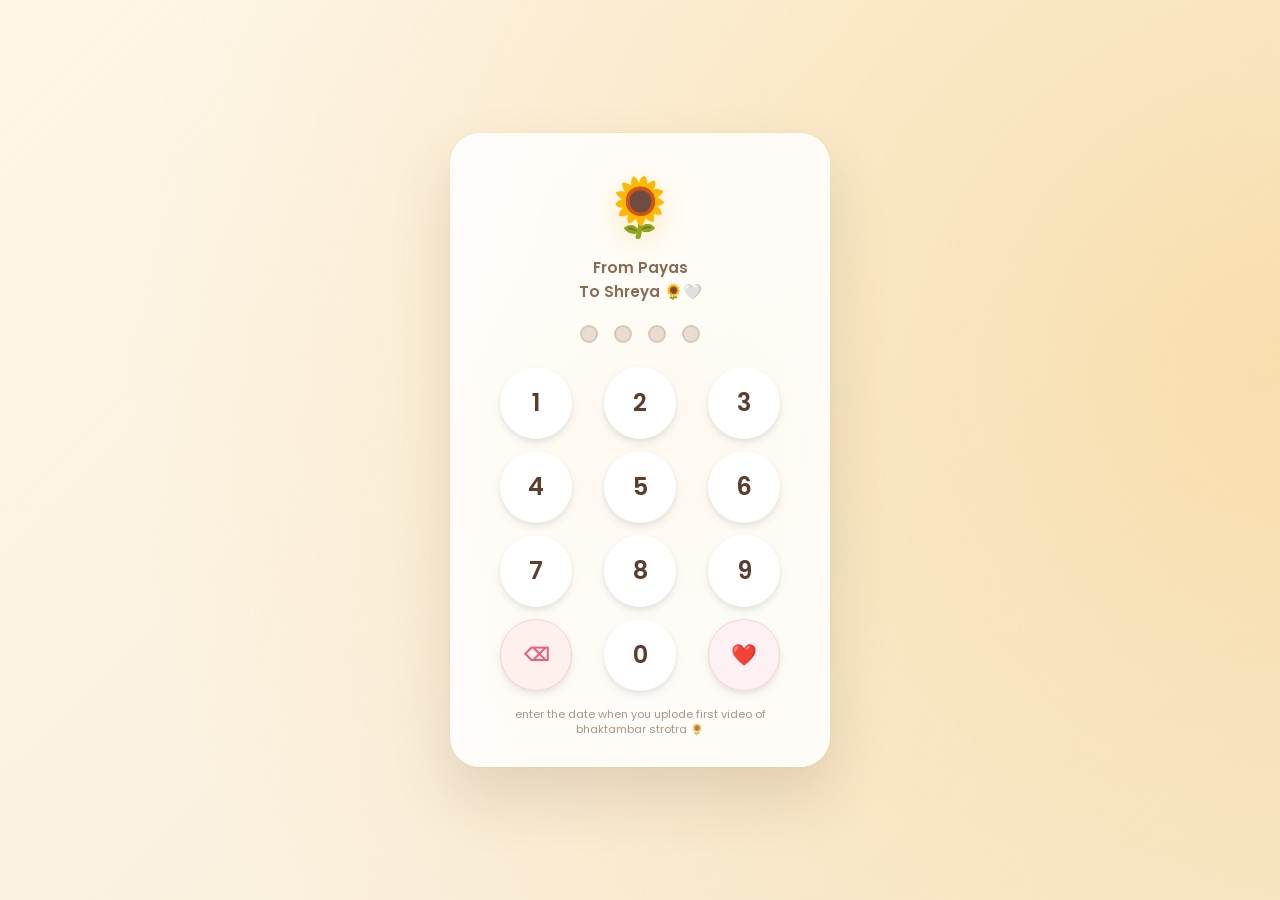
<file: shreyajii final trial.html>
<!DOCTYPE html>
<html lang="en">
<head>
    <meta charset="UTF-8" />
    <meta name="viewport" content="width=device-width, initial-scale=1.0, maximum-scale=1.0, user-scalable=no" />
    <title>A Bouquet for You 🌻</title>
    <link rel="preconnect" href="https://fonts.googleapis.com" />
    <link href="https://fonts.googleapis.com/css2?family=Playfair+Display:ital,wght@0,600;0,700;1,600&family=Dancing+Script:wght@600;700&family=Poppins:wght@300;400;500;600&display=swap" rel="stylesheet" />
    <style>
        /* ===== ROOT ===== */
        :root {
            --cream: #fdf6e9;
            --cream-2: #f8ecd8;
            --gold: #f4b942;
            --deep-gold: #d9962b;
            --brown: #5c3d2e;
            --brown-soft: #8a6a52;
            --rose: #e8607a;
            --rose-soft: #f2a4b3;
            --leaf: #7a9b57;
            --paper: #fffaf1;
            --key-bg: #ffffff;
            --key-shadow: 0 4px 8px rgba(0,0,0,0.08);
            --key-press: #f0e8dc;
        }

        * {
            box-sizing: border-box;
            margin: 0;
            padding: 0;
        }

        body {
            background: var(--cream);
            font-family: 'Poppins', sans-serif;
            color: var(--brown);
            overflow-x: hidden;
            min-height: 100vh;
            position: relative;
            cursor: default;
            touch-action: manipulation;
        }

        h1, h2, h3 {
            font-family: 'Playfair Display', serif;
        }
        .script {
            font-family: 'Dancing Script', cursive;
        }

        /* ===== BACKGROUND SUNFLOWERS ===== */
        #bgSunflowers {
            position: fixed;
            inset: 0;
            z-index: 0;
            pointer-events: none;
            overflow: hidden;
        }
        #bgSunflowers svg {
            position: absolute;
            aspect-ratio: 1/1;
            height: auto;
            filter: drop-shadow(0 6px 10px rgba(92, 61, 46, 0.06));
            animation: slowRotate 40s linear infinite;
            transform-origin: center;
        }
        .bg-flower-1 {
            top: -60px;
            left: -70px;
            width: 260px;
            opacity: 0.55;
            animation-duration: 35s;
        }
        .bg-flower-2 {
            top: 6%;
            right: -90px;
            width: 220px;
            opacity: 0.45;
            animation-duration: 45s;
            animation-direction: reverse;
        }
        .bg-flower-3 {
            bottom: -80px;
            left: -60px;
            width: 280px;
            opacity: 0.5;
            animation-duration: 50s;
        }
        .bg-flower-4 {
            bottom: 4%;
            right: -50px;
            width: 190px;
            opacity: 0.4;
            animation-duration: 30s;
            animation-direction: reverse;
        }
        .bg-flower-5 {
            top: 38%;
            left: 50%;
            width: 150px;
            transform: translateX(-50%);
            opacity: 0.18;
            animation-duration: 60s;
        }
        @keyframes slowRotate {
            0% { transform: rotate(0deg); }
            100% { transform: rotate(360deg); }
        }
        @media (max-width: 480px) {
            .bg-flower-1 { width: 190px; }
            .bg-flower-2 { width: 160px; }
            .bg-flower-3 { width: 200px; }
            .bg-flower-4 { width: 140px; }
            .bg-flower-5 { display: none; }
        }

        /* ===== FLOATING DECOR ===== */
        #decorLayer {
            position: fixed;
            inset: 0;
            pointer-events: none;
            z-index: 60;
            overflow: hidden;
        }
        .floaty {
            position: absolute;
            top: -10vh;
            will-change: transform, opacity;
            filter: drop-shadow(0 2px 6px rgba(0, 0, 0, 0.08));
            animation: fallRotate linear forwards;
        }
        .floaty.heart-rise {
            bottom: -8vh;
            top: auto;
            animation: floatUp linear forwards;
        }
        @keyframes fallRotate {
            0% {
                transform: translateY(0) rotate(0deg) scale(0.6);
                opacity: 0;
            }
            10% { opacity: 1; transform: translateY(5vh) rotate(20deg) scale(1); }
            100% {
                transform: translateY(112vh) rotate(720deg) scale(0.4);
                opacity: 0;
            }
        }
        @keyframes floatUp {
            0% {
                transform: translateY(0) scale(0.4) rotate(-15deg);
                opacity: 0;
            }
            15% { opacity: 1; transform: translateY(-10vh) scale(1) rotate(5deg); }
            100% {
                transform: translateY(-115vh) scale(1.3) rotate(25deg);
                opacity: 0;
            }
        }

        /* ===== LOCK SCREEN ===== */
        #lockScreen {
            width: 100%;
            height: 100vh;
            display: flex;
            flex-direction: column;
            justify-content: center;
            align-items: center;
            background:
                radial-gradient(circle at 50% 20%, rgba(244, 185, 66, 0.3), transparent 60%),
                linear-gradient(135deg, #fef6e7 0%, #f8ecd8 50%, #f3dbb5 100%);
            background-size: 200% 200%;
            animation: gradientShift 12s ease-in-out infinite;
            position: fixed;
            top: 0;
            left: 0;
            z-index: 100;
            transition: transform 1s cubic-bezier(.77, 0, .175, 1);
            padding: 20px;
        }
        @keyframes gradientShift {
            0% { background-position: 0% 0%; }
            50% { background-position: 100% 100%; }
            100% { background-position: 0% 0%; }
        }

        .sun-glow {
            position: absolute;
            width: 380px;
            height: 380px;
            border-radius: 50%;
            background: radial-gradient(circle, rgba(244, 185, 66, 0.4) 0%, rgba(244, 185, 66, 0) 70%);
            animation: pulseGlow 3.5s ease-in-out infinite, floatGlow 6s ease-in-out infinite;
            z-index: 0;
        }
        @keyframes pulseGlow {
            0%,100% { transform: scale(1); opacity: 0.7; }
            50% { transform: scale(1.2); opacity: 1; }
        }
        @keyframes floatGlow {
            0%,100% { transform: translateY(0px) scale(1); }
            50% { transform: translateY(-20px) scale(1.05); }
        }

        .sunflower-spin {
            font-size: 3.6rem;
            display: inline-block;
            margin-bottom: 6px;
            animation: sway 2.6s ease-in-out infinite;
            transform-origin: bottom center;
            filter: drop-shadow(0 8px 16px rgba(244,185,66,0.3));
        }
        @keyframes sway {
            0%,100% { transform: rotate(-8deg) scale(1); }
            50% { transform: rotate(8deg) scale(1.08); }
        }
        .sunflower-spin.bloom {
            animation: bloomOut 0.9s ease forwards;
        }
        @keyframes bloomOut {
            0% { transform: scale(1) rotate(0deg); }
            50% { transform: scale(1.8) rotate(180deg); }
            100% { transform: scale(2.8) rotate(360deg); opacity: 0; }
        }

        .lock-container {
            text-align: center;
            background: rgba(255, 255, 255, 0.85);
            padding: 30px 24px 28px;
            border-radius: 30px;
            backdrop-filter: blur(16px);
            -webkit-backdrop-filter: blur(16px);
            border: 1px solid rgba(255, 255, 255, 0.7);
            box-shadow: 0 30px 60px rgba(92, 61, 46, 0.15), 0 0 0 1px rgba(244,185,66,0.1);
            position: relative;
            z-index: 1;
            animation: cardIn 0.8s ease, floatCard 6s ease-in-out infinite;
            transform-origin: center;
            width: 100%;
            max-width: 380px;
        }
        @keyframes cardIn {
            from { opacity: 0; transform: translateY(30px) scale(0.95); }
            to { opacity: 1; transform: translateY(0) scale(1); }
        }
        @keyframes floatCard {
            0%,100% { transform: translateY(0px); }
            50% { transform: translateY(-6px); }
        }

        .from-to {
            font-size: 0.95rem;
            font-weight: 600;
            color: var(--brown-soft);
            margin-bottom: 10px;
            line-height: 1.6;
        }

        /* ===== PIN DISPLAY ===== */
        .pin-display {
            display: flex;
            justify-content: center;
            gap: 16px;
            margin: 14px 0 18px;
            padding: 6px 0;
        }
        .pin-dot {
            width: 18px;
            height: 18px;
            border-radius: 50%;
            background: #e8ddd0;
            border: 2px solid #d5c8b8;
            transition: all 0.25s cubic-bezier(0.34, 1.56, 0.64, 1);
            position: relative;
        }
        .pin-dot.filled {
            background: var(--rose);
            border-color: var(--rose);
            transform: scale(1.15);
            box-shadow: 0 0 12px rgba(232, 96, 122, 0.4);
        }
        .pin-dot.filled::after {
            content: '';
            position: absolute;
            inset: -4px;
            border-radius: 50%;
            border: 2px solid rgba(232, 96, 122, 0.2);
            animation: dotRipple 0.5s ease-out;
        }
        @keyframes dotRipple {
            0% { transform: scale(0.8); opacity: 1; }
            100% { transform: scale(1.8); opacity: 0; }
        }
        .pin-dot.shake {
            animation: shakeDot 0.4s ease;
        }
        @keyframes shakeDot {
            0%,100% { transform: translateX(0); }
            25% { transform: translateX(-6px); }
            75% { transform: translateX(6px); }
        }

        /* ===== KEYPAD ===== */
        .keypad {
            display: grid;
            grid-template-columns: repeat(3, 1fr);
            gap: 12px;
            margin-top: 6px;
            max-width: 300px;
            margin-left: auto;
            margin-right: auto;
        }

        .key {
            width: 100%;
            aspect-ratio: 1/1;
            max-width: 72px;
            max-height: 72px;
            background: var(--key-bg);
            border: none;
            border-radius: 50%;
            font-size: 1.5rem;
            font-weight: 600;
            color: var(--brown);
            display: flex;
            justify-content: center;
            align-items: center;
            cursor: pointer;
            transition: all 0.12s cubic-bezier(0.34, 1.56, 0.64, 1);
            user-select: none;
            -webkit-user-select: none;
            touch-action: manipulation;
            box-shadow: var(--key-shadow), 0 2px 4px rgba(0,0,0,0.04);
            margin: 0 auto;
            position: relative;
            font-family: 'Poppins', sans-serif;
            background: #ffffff;
            border: 1px solid rgba(255,255,255,0.6);
        }

        .key:active,
        .key.pressed {
            transform: scale(0.88);
            background: var(--key-press);
            box-shadow: 0 2px 4px rgba(0,0,0,0.06);
            border-color: var(--rose-soft);
        }

        .key .ripple {
            position: absolute;
            inset: 0;
            border-radius: 50%;
            background: radial-gradient(circle, rgba(232,96,122,0.15) 0%, transparent 70%);
            transform: scale(0);
            animation: rippleEffect 0.5s ease-out forwards;
            pointer-events: none;
        }
        @keyframes rippleEffect {
            0% { transform: scale(0); opacity: 1; }
            100% { transform: scale(2); opacity: 0; }
        }

        .key.delete-key {
            background: #fef0ed;
            border-color: #f8d4cd;
            font-size: 1.1rem;
            color: var(--rose);
        }
        .key.delete-key:active,
        .key.delete-key.pressed {
            background: #fce4de;
            transform: scale(0.88);
        }

        .key.heart-key {
            background: #fef0f3;
            border-color: #f8d4de;
            font-size: 1.3rem;
        }
        .key.heart-key:active,
        .key.heart-key.pressed {
            background: #fce4ea;
            transform: scale(0.88);
        }

        .hint {
            font-size: 0.7rem;
            color: var(--brown-soft);
            opacity: 0.7;
            margin-top: 16px;
            line-height: 1.4;
            max-width: 260px;
            margin-left: auto;
            margin-right: auto;
        }

        /* ===== CONFETTI ===== */
        .confetti-piece {
            position: fixed;
            pointer-events: none;
            z-index: 200;
            font-size: 2rem;
            animation: confettiFall 3s ease-out forwards;
        }
        @keyframes confettiFall {
            0% { opacity: 1; transform: translate(0, 0) rotate(0deg) scale(0.5); }
            100% { opacity: 0; transform: translate(var(--tx), var(--ty)) rotate(720deg) scale(1.5); }
        }

        /* ===== MAIN CONTENT ===== */
        #mainContent {
            opacity: 0;
            width: 100%;
            max-width: 520px;
            margin: 0 auto;
            padding: 30px 18px 60px;
            box-sizing: border-box;
            transition: opacity 1s ease;
            display: none;
            position: relative;
            z-index: 1;
        }

        .top-banner {
            text-align: center;
            margin-bottom: 10px;
        }
        .top-banner .sun-row {
            font-size: 1.6rem;
            letter-spacing: 6px;
            margin-bottom: 6px;
            animation: sparkle 2s infinite;
        }
        @keyframes sparkle {
            0%,100% { opacity: 0.8; transform: scale(1); }
            50% { opacity: 1; transform: scale(1.05); }
        }
        .top-banner h1 {
            font-size: 1.9rem;
            color: var(--deep-gold);
            margin: 0 0 4px;
        }
        .top-banner .sub {
            font-family: 'Dancing Script', cursive;
            font-size: 1.3rem;
            color: var(--rose);
        }

        .section {
            background: var(--paper);
            border-radius: 22px;
            padding: 26px 24px;
            margin-bottom: 26px;
            box-shadow: 0 10px 28px rgba(92, 61, 46, 0.07);
            border: 1px solid #efdfcd;
            text-align: center;
            position: relative;
            opacity: 0;
            transform: translateY(40px) scale(0.96);
            transition: opacity 0.9s cubic-bezier(0.34, 1.56, 0.64, 1), transform 0.9s cubic-bezier(0.34, 1.56, 0.64, 1);
        }
        .section.revealed {
            opacity: 1;
            transform: translateY(0) scale(1);
        }

        .washi {
            position: absolute;
            width: 70px;
            height: 22px;
            background: repeating-linear-gradient(45deg, var(--rose-soft), var(--rose-soft) 6px, #fbd7de 6px, #fbd7de 12px);
            opacity: 0.85;
            border-radius: 2px;
            top: -12px;
        }
        .washi.left {
            left: 20px;
            transform: rotate(-8deg);
        }
        .washi.right {
            right: 20px;
            transform: rotate(8deg);
            background: repeating-linear-gradient(45deg, var(--gold), var(--gold) 6px, #ffe6a8 6px, #ffe6a8 12px);
        }

        .love-note {
            font-size: 0.98rem;
            line-height: 1.8;
            color: #5c4432;
            text-align: left;
        }
        .signature {
            display: block;
            margin-top: 14px;
            font-family: 'Dancing Script', cursive;
            font-size: 1.6rem;
            color: var(--rose);
            text-align: right;
            animation: fadeSlide 1.2s ease;
        }
        @keyframes fadeSlide {
            from { opacity: 0; transform: translateX(20px); }
            to { opacity: 1; transform: translateX(0); }
        }

        h3.section-title {
            color: var(--brown);
            margin: 0 0 18px;
            font-size: 1.25rem;
        }
        h3.section-title .accent {
            color: var(--rose);
        }

        /* ===== POLAROIDS ===== */
        .polaroid-grid {
            display: grid;
            grid-template-columns: repeat(2, 1fr);
            gap: 16px;
            margin-top: 6px;
            align-items: start;
        }
        .polaroid {
            background: var(--paper);
            padding: 10px 10px 14px;
            border-radius: 5px;
            box-shadow: 0 6px 16px rgba(92, 61, 46, 0.12);
            border: 1px solid #efdfcd;
            transform: rotate(var(--r));
            transition: transform 0.4s cubic-bezier(0.34, 1.56, 0.64, 1), box-shadow 0.4s ease, filter 0.3s ease;
            display: flex;
            flex-direction: column;
            justify-content: flex-start;
        }
        .polaroid:hover {
            transform: scale(1.06) rotate(0deg);
            box-shadow: 0 20px 40px rgba(92, 61, 46, 0.25), 0 0 0 2px rgba(244,185,66,0.3);
            filter: brightness(1.02);
            z-index: 10;
        }

        .video-frame {
            width: 100%;
            background-color: var(--cream-2);
            border-radius: 3px;
            overflow: hidden;
            display: flex;
            align-items: center;
            justify-content: center;
        }
        .video-frame.is-landscape { aspect-ratio: 16/9; }
        .video-frame.is-portrait { aspect-ratio: 9/16; max-height: 260px; }
        .video-frame.is-square { aspect-ratio: 1/1; }
        .video-frame:not(.is-landscape):not(.is-portrait):not(.is-square) { aspect-ratio: 4/5; }

        .polaroid video {
            width: 100%;
            height: 100%;
            object-fit: contain;
            display: block;
            background-color: var(--cream-2);
            border-radius: 2px;
        }

        .caption {
            font-family: 'Dancing Script', cursive;
            font-size: 1.05rem;
            margin-top: 8px;
            color: #6b5344;
            text-align: center;
        }

        .footer-note {
            text-align: center;
            font-family: 'Dancing Script', cursive;
            font-size: 1.4rem;
            color: var(--deep-gold);
            margin-top: 8px;
            animation: shimmer 3s infinite;
        }
        @keyframes shimmer {
            0%,100% { opacity: 0.8; }
            50% { opacity: 1; text-shadow: 0 0 8px rgba(244,185,66,0.3); }
        }
        .footer-bloom {
            text-align: center;
            font-size: 1.6rem;
            letter-spacing: 10px;
            margin-top: 6px;
        }

        .autoplay-badge {
            display: inline-block;
            background: var(--rose);
            color: #fff;
            font-size: 0.6rem;
            font-weight: 600;
            padding: 2px 10px;
            border-radius: 20px;
            letter-spacing: 0.5px;
            margin-left: 8px;
            vertical-align: middle;
            opacity: 0.8;
            animation: blinkBadge 2s infinite;
        }
        @keyframes blinkBadge {
            0%,100% { opacity: 0.8; }
            50% { opacity: 1; }
        }

        /* ===== MOUSE TRAIL SPARKLE ===== */
        .sparkle {
            position: fixed;
            pointer-events: none;
            z-index: 999;
            font-size: 0.8rem;
            animation: sparkleFade 0.8s ease-out forwards;
        }
        @keyframes sparkleFade {
            0% { opacity: 1; transform: scale(0.5) rotate(0deg); }
            100% { opacity: 0; transform: scale(1.5) rotate(180deg); }
        }

        /* ===== RESPONSIVE ===== */
        @media (max-width: 480px) {
            .lock-container {
                padding: 22px 16px 20px;
                max-width: 340px;
            }
            .keypad {
                gap: 10px;
                max-width: 260px;
            }
            .key {
                max-width: 62px;
                max-height: 62px;
                font-size: 1.3rem;
            }
            .pin-dot {
                width: 16px;
                height: 16px;
                gap: 14px;
            }
            .pin-display {
                gap: 14px;
            }
            .from-to {
                font-size: 0.85rem;
            }
            .sunflower-spin {
                font-size: 3rem;
            }
            .hint {
                font-size: 0.65rem;
            }
            .video-frame.is-portrait {
                max-height: 220px;
            }
        }

        @media (max-width: 380px) {
            .keypad {
                gap: 8px;
                max-width: 220px;
            }
            .key {
                max-width: 52px;
                max-height: 52px;
                font-size: 1.1rem;
            }
            .pin-dot {
                width: 14px;
                height: 14px;
            }
            .pin-display {
                gap: 12px;
            }
        }

        @media (prefers-reduced-motion: reduce) {
            .floaty, .sunflower-spin, .sun-glow, #lockScreen, .lock-container,
            .confetti-piece, .sparkle, .pin-dot.filled::after {
                animation: none !important;
                transition: none !important;
            }
            .section { transition: none; }
        }
    </style>
</head>
<body>

    <!-- sunflower symbol -->
    <svg width="0" height="0" style="position:absolute;">
        <defs>
            <radialGradient id="petalGrad" cx="50%" cy="50%" r="65%">
                <stop offset="0%" stop-color="#ffe6a0"/>
                <stop offset="55%" stop-color="#f7c548"/>
                <stop offset="100%" stop-color="#e0a020"/>
            </radialGradient>
            <radialGradient id="centerGrad" cx="42%" cy="38%" r="65%">
                <stop offset="0%" stop-color="#8a5a34"/>
                <stop offset="70%" stop-color="#5c3d2e"/>
                <stop offset="100%" stop-color="#432c21"/>
            </radialGradient>
            <symbol id="sunflowerSym" viewBox="0 0 200 200">
                <g transform="translate(100,100)">
                    <g id="petalRing">
                        <g fill="url(#petalGrad)">
                            <ellipse cx="0" cy="-72" rx="17" ry="34"/>
                        </g>
                    </g>
                    <use href="#petalRing" transform="rotate(25.7)"/>
                    <use href="#petalRing" transform="rotate(51.4)"/>
                    <use href="#petalRing" transform="rotate(77.1)"/>
                    <use href="#petalRing" transform="rotate(102.8)"/>
                    <use href="#petalRing" transform="rotate(128.5)"/>
                    <use href="#petalRing" transform="rotate(154.2)"/>
                    <use href="#petalRing" transform="rotate(180)"/>
                    <use href="#petalRing" transform="rotate(205.7)"/>
                    <use href="#petalRing" transform="rotate(231.4)"/>
                    <use href="#petalRing" transform="rotate(257.1)"/>
                    <use href="#petalRing" transform="rotate(282.8)"/>
                    <use href="#petalRing" transform="rotate(308.5)"/>
                    <use href="#petalRing" transform="rotate(334.2)"/>
                    <circle r="40" fill="url(#centerGrad)"/>
                    <g fill="#3a2820" opacity="0.55">
                        <circle cx="-14" cy="-10" r="2.6"/>
                        <circle cx="2" cy="-16" r="2.6"/>
                        <circle cx="18" cy="-8" r="2.6"/>
                        <circle cx="-20" cy="4" r="2.6"/>
                        <circle cx="-4" cy="2" r="2.6"/>
                        <circle cx="14" cy="6" r="2.6"/>
                        <circle cx="24" cy="16" r="2.6"/>
                        <circle cx="-10" cy="18" r="2.6"/>
                        <circle cx="6" cy="22" r="2.6"/>
                        <circle cx="-24" cy="-14" r="2.6"/>
                        <circle cx="0" cy="0" r="2.6"/>
                    </g>
                </g>
            </symbol>
        </defs>
    </svg>

    <!-- background rotating sunflowers -->
    <div id="bgSunflowers">
        <svg class="bg-flower-1" viewBox="0 0 200 200"><use href="#sunflowerSym"/></svg>
        <svg class="bg-flower-2" viewBox="0 0 200 200"><use href="#sunflowerSym"/></svg>
        <svg class="bg-flower-3" viewBox="0 0 200 200"><use href="#sunflowerSym"/></svg>
        <svg class="bg-flower-4" viewBox="0 0 200 200"><use href="#sunflowerSym"/></svg>
        <svg class="bg-flower-5" viewBox="0 0 200 200"><use href="#sunflowerSym"/></svg>
    </div>

    <!-- floating decor -->
    <div id="decorLayer"></div>

    <!-- ===== LOCK SCREEN ===== -->
    <div id="lockScreen">
        <div class="sun-glow"></div>
        <div class="lock-container">
            <div class="sunflower-spin" id="lockIcon">🌻</div>
            <div class="from-to">From Payas<br>To Shreya 🌻🤍</div>

            <!-- PIN Display -->
            <div class="pin-display" id="pinDisplay">
                <div class="pin-dot" data-index="0"></div>
                <div class="pin-dot" data-index="1"></div>
                <div class="pin-dot" data-index="2"></div>
                <div class="pin-dot" data-index="3"></div>
            </div>

            <!-- Keypad -->
            <div class="keypad">
                <div class="key" data-key="1" onclick="pressKey(1)">1</div>
                <div class="key" data-key="2" onclick="pressKey(2)">2</div>
                <div class="key" data-key="3" onclick="pressKey(3)">3</div>
                <div class="key" data-key="4" onclick="pressKey(4)">4</div>
                <div class="key" data-key="5" onclick="pressKey(5)">5</div>
                <div class="key" data-key="6" onclick="pressKey(6)">6</div>
                <div class="key" data-key="7" onclick="pressKey(7)">7</div>
                <div class="key" data-key="8" onclick="pressKey(8)">8</div>
                <div class="key" data-key="9" onclick="pressKey(9)">9</div>
                <div class="key delete-key" onclick="clearKey()">⌫</div>
                <div class="key" data-key="0" onclick="pressKey(0)">0</div>
                <div class="key heart-key">❤️</div>
            </div>

            <div class="hint">enter the date when you uplode first video of bhaktambar strotra 🌻</div>
        </div>
    </div>

    <!-- ===== MAIN SCRAPBOOK ===== -->
    <div id="mainContent">

        <div class="top-banner">
            <div class="sun-row">🌻 🌻 🌻</div>
            <h1>Yur Little Scrapbook</h1>
            <div class="sub">made with love, just for you</div>
        </div>

        <!-- note -->
        <div class="section">
            <div class="washi left"></div>
            <div class="washi right"></div>
            <h3 class="section-title">A Note From Myside <span class="accent">🌻</span></h3>
            <p class="love-note">
                Hey, finally made this random little page for you guys. Honestly, watching you two jam and sing together is just so cool. The way your voices match is crazy good, and the twin bond is just wholesome to watch.But okay, real talk, I have a small confession. Out of all the videos here, there's this one face I keep hitting replay for. Like, both of you are amazing, obviously, but there's someone behind the mic whose smile just completely throws me off every single time.Anyway, just wanted to put all your music memories in one place. Really hope it brings a smile to your face. Let me know what you think!"
            </p>
            <span class="signature">A little gift for the best sigers in this world</span>
        </div>

        <!-- ===== 18 VIDEOS ===== -->
        <div class="section" id="videoSection">
            <div class="washi left"></div>
            <div class="washi right"></div>
            <h3 class="section-title">
                Captured Moments <span class="accent">🎥</span>
                <span class="autoplay-badge">▶ auto‑play</span>
            </h3>
            <div class="polaroid-grid">

                <div class="polaroid" style="--r:-4deg;">
                    <div class="video-frame">
                        <video controls preload="metadata" playsinline>
                            <source src="https://ik.imagekit.io/pfefwvm8z/vd%201.mp4" type="video/mp4">
                        </video>
                    </div>
                    <div class="caption">भक्तामर स्तोत्र काव्य 1</div>
                </div>

                <div class="polaroid" style="--r:3deg;">
                    <div class="video-frame">
                        <video controls preload="metadata" playsinline>
                            <source src="https://ik.imagekit.io/pfefwvm8z/vd%202.mp4" type="video/mp4">
                        </video>
                    </div>
                    <div class="caption">भक्तामर स्तोत्र काव्य 2</div>
                </div>

                <div class="polaroid" style="--r:-2deg;">
                    <div class="video-frame">
                        <video controls preload="metadata" playsinline>
                            <source src="https://ik.imagekit.io/pfefwvm8z/vd%203.mp4" type="video/mp4">
                        </video>
                    </div>
                    <div class="caption">भक्तामर स्तोत्र काव्य 3</div>
                </div>

                <div class="polaroid" style="--r:5deg;">
                    <div class="video-frame">
                        <video controls preload="metadata" playsinline>
                            <source src="https://ik.imagekit.io/pfefwvm8z/vd%204.mp4" type="video/mp4">
                        </video>
                    </div>
                    <div class="caption">भक्तामर स्तोत्र काव्य 4</div>
                </div>

                <div class="polaroid" style="--r:-3deg;">
                    <div class="video-frame">
                        <video controls preload="metadata" playsinline>
                            <source src="https://ik.imagekit.io/pfefwvm8z/vd%205.mp4" type="video/mp4">
                        </video>
                    </div>
                    <div class="caption">भक्तामर स्तोत्र काव्य 5</div>
                </div>

                <div class="polaroid" style="--r:4deg;">
                    <div class="video-frame">
                        <video controls preload="metadata" playsinline>
                            <source src="https://ik.imagekit.io/pfefwvm8z/vd%206.mp4" type="video/mp4">
                        </video>
                    </div>
                    <div class="caption">भक्तामर स्तोत्र काव्य 6</div>
                </div>

                <div class="polaroid" style="--r:-5deg;">
                    <div class="video-frame">
                        <video controls preload="metadata" playsinline>
                            <source src="https://ik.imagekit.io/pfefwvm8z/vd7.mp4" type="video/mp4">
                        </video>
                    </div>
                    <div class="caption">भक्तामर स्तोत्र काव्य 7</div>
                </div>

                <div class="polaroid" style="--r:2deg;">
                    <div class="video-frame">
                        <video controls preload="metadata" playsinline>
                            <source src="https://ik.imagekit.io/pfefwvm8z/vd%208.mp4" type="video/mp4">
                        </video>
                    </div>
                    <div class="caption">भक्तामर स्तोत्र काव्य 8</div>
                </div>

                <div class="polaroid" style="--r:-3deg;">
                    <div class="video-frame">
                        <video controls preload="metadata" playsinline>
                            <source src="https://ik.imagekit.io/pfefwvm8z/vd9.mp4" type="video/mp4">
                        </video>
                    </div>
                    <div class="caption">भक्तामर स्तोत्र काव्य 9</div>
                </div>

                <div class="polaroid" style="--r:4deg;">
                    <div class="video-frame">
                        <video controls preload="metadata" playsinline>
                            <source src="https://ik.imagekit.io/pfefwvm8z/vd%2010.mp4" type="video/mp4">
                        </video>
                    </div>
                    <div class="caption">भक्तामर स्तोत्र काव्य 10</div>
                </div>

                <div class="polaroid" style="--r:-2deg;">
                    <div class="video-frame">
                        <video controls preload="metadata" playsinline>
                            <source src="https://ik.imagekit.io/pfefwvm8z/vd%2011.mp4" type="video/mp4">
                        </video>
                    </div>
                    <div class="caption">भक्तामर स्तोत्र काव्य 11</div>
                </div>

                <div class="polaroid" style="--r:5deg;">
                    <div class="video-frame">
                        <video controls preload="metadata" playsinline>
                            <source src="https://ik.imagekit.io/pfefwvm8z/vd%2012.mp4" type="video/mp4">
                        </video>
                    </div>
                    <div class="caption">भक्तामर स्तोत्र काव्य 12</div>
                </div>

                <div class="polaroid" style="--r:-4deg;">
                    <div class="video-frame">
                        <video controls preload="metadata" playsinline>
                            <source src="https://ik.imagekit.io/pfefwvm8z/vd%2015.mp4" type="video/mp4">
                        </video>
                    </div>
                    <div class="caption">भक्तामर स्तोत्र काव्य 13</div>
                </div>

                <div class="polaroid" style="--r:3deg;">
                    <div class="video-frame">
                        <video controls preload="metadata" playsinline>
                            <source src="https://ik.imagekit.io/pfefwvm8z/vd%2015.mp4" type="video/mp4">
                        </video>
                    </div>
                    <div class="caption">भक्तामर स्तोत्र काव्य 14</div>
                </div>

                <div class="polaroid" style="--r:-5deg;">
                    <div class="video-frame">
                        <video controls preload="metadata" playsinline>
                            <source src="https://ik.imagekit.io/pfefwvm8z/vd%2015.mp4" type="video/mp4">
                        </video>
                    </div>
                    <div class="caption">भक्तामर स्तोत्र काव्य 15</div>
                </div>

                <div class="polaroid" style="--r:2deg;">
                    <div class="video-frame">
                        <video controls preload="metadata" playsinline>
                            <source src="https://ik.imagekit.io/pfefwvm8z/vd%2016.mp4" type="video/mp4">
                        </video>
                    </div>
                    <div class="caption">भक्तामर स्तोत्र काव्य 16</div>
                </div>

                <div class="polaroid" style="--r:-3deg;">
                    <div class="video-frame">
                        <video controls preload="metadata" playsinline>
                            <source src="https://ik.imagekit.io/pfefwvm8z/vd%2017.mp4" type="video/mp4">
                        </video>
                    </div>
                    <div class="caption">भक्तामर स्तोत्र काव्य 17</div>
                </div>

                <div class="polaroid" style="--r:4deg;">
                    <div class="video-frame">
                        <video controls preload="metadata" playsinline>
                            <source src="https://ik.imagekit.io/pfefwvm8z/SaveInta.com_AQP5iMW-hphuHdiStolDqZp_75vrdMXUKfHsEaISDmnWKPwgR5sLwn39zEthU7WF_q11TM_8S9pUNCr_aKVwaFpkxMResy6ixdpjyYE.mp4" type="video/mp4">
                        </video>
                    </div>
                    <div class="caption">भक्तामर स्तोत्र काव्य 18</div>
                </div>

            </div>
        </div>

        <div class="footer-bloom">🌻 ❤️ 🌻</div>
        <div class="footer-note">your voice is Pure Meagic </div>
    </div>

    <script>
        // ============================================================
        // PIN LOCK
        // ============================================================
        const correctPin = "0505";
        let inputPin = "";

        const dotElements = document.querySelectorAll('.pin-dot');

        function pressKey(num) {
            if (inputPin.length < 4) {
                inputPin += num;
                updatePinDisplay();

                if (navigator.vibrate) {
                    navigator.vibrate(10);
                }

                const keyEl = document.querySelector(`.key[data-key="${num}"]`);
                if (keyEl) {
                    keyEl.classList.add('pressed');
                    const ripple = document.createElement('span');
                    ripple.className = 'ripple';
                    keyEl.appendChild(ripple);
                    setTimeout(() => ripple.remove(), 500);
                    setTimeout(() => keyEl.classList.remove('pressed'), 150);
                }

                if (inputPin.length === 4) {
                    setTimeout(checkPin, 350);
                }
            }
        }

        function clearKey() {
            if (inputPin.length > 0) {
                inputPin = inputPin.slice(0, -1);
                updatePinDisplay();

                if (navigator.vibrate) {
                    navigator.vibrate(8);
                }

                const delKey = document.querySelector('.delete-key');
                if (delKey) {
                    delKey.classList.add('pressed');
                    setTimeout(() => delKey.classList.remove('pressed'), 150);
                }
            }
        }

        function updatePinDisplay() {
            dotElements.forEach((dot, index) => {
                if (index < inputPin.length) {
                    dot.classList.add('filled');
                } else {
                    dot.classList.remove('filled');
                }
            });
        }

        function shakeDots() {
            dotElements.forEach(dot => {
                dot.classList.add('shake');
                setTimeout(() => dot.classList.remove('shake'), 400);
            });
        }

        function checkPin() {
            if (inputPin === correctPin) {
                const lockIcon = document.getElementById('lockIcon');
                lockIcon.classList.add('bloom');

                burstConfetti();

                setTimeout(() => {
                    const lockScreen = document.getElementById('lockScreen');
                    lockScreen.style.transform = "translateY(-100vh)";

                    const mainContent = document.getElementById('mainContent');
                    mainContent.style.display = "block";
                    setTimeout(() => {
                        mainContent.style.opacity = "1";
                    }, 100);

                    revealSections();

                    setTimeout(() => {
                        autoPlayManager.playFirst();
                    }, 900);

                }, 500);
            } else {
                shakeDots();
                setTimeout(() => {
                    inputPin = "";
                    updatePinDisplay();
                }, 400);
            }
        }

        // ===== CONFETTI BURST =====
        function burstConfetti() {
            const emojis = ['🌻', '✨', '❤️', '💛', '🌸', '🌟', '💫', '🌼'];
            for (let i = 0; i < 40; i++) {
                const el = document.createElement('div');
                el.className = 'confetti-piece';
                el.textContent = emojis[Math.floor(Math.random() * emojis.length)];
                const angle = Math.random() * 2 * Math.PI;
                const dist = 100 + Math.random() * 250;
                const tx = Math.cos(angle) * dist;
                const ty = Math.sin(angle) * dist - 200;
                el.style.setProperty('--tx', tx + 'px');
                el.style.setProperty('--ty', ty + 'px');
                el.style.left = (window.innerWidth / 2) + 'px';
                el.style.top = (window.innerHeight / 2) + 'px';
                el.style.fontSize = (1.2 + Math.random() * 1.5) + 'rem';
                el.style.animationDuration = (2 + Math.random() * 2) + 's';
                document.body.appendChild(el);
                setTimeout(() => el.remove(), 4000);
            }
        }

        // ============================================================
        // VIDEO ORIENTATION DETECTION
        // ============================================================
        function setupVideoFrames() {
            document.querySelectorAll('.polaroid video').forEach(video => {
                const frame = video.closest('.video-frame');
                video.addEventListener('loadedmetadata', () => {
                    const w = video.videoWidth;
                    const h = video.videoHeight;
                    if (!w || !h) return;
                    frame.classList.remove('is-landscape', 'is-portrait', 'is-square');
                    const ratio = w / h;
                    if (Math.abs(ratio - 1) < 0.08) {
                        frame.classList.add('is-square');
                    } else if (ratio > 1) {
                        frame.classList.add('is-landscape');
                    } else {
                        frame.classList.add('is-portrait');
                    }
                });
            });
        }
        setupVideoFrames();

        // ============================================================
        // AUTO-PLAY NEXT VIDEO
        // ============================================================
        const autoPlayManager = (function() {
            const videos = document.querySelectorAll('.polaroid video');
            const videoArray = Array.from(videos);
            if (videoArray.length === 0) return { playFirst: () => {} };

            let autoPlayEnabled = true;

            function pauseAllExcept(keepAlive) {
                videoArray.forEach(v => {
                    if (v !== keepAlive) v.pause();
                });
            }

            function playVideo(video) {
                if (!video) return;
                pauseAllExcept(video);
                video.play().catch(e => {
                    setTimeout(() => {
                        const idx = videoArray.indexOf(video);
                        if (idx !== -1 && idx < videoArray.length - 1) {
                            playVideo(videoArray[idx + 1]);
                        }
                    }, 1200);
                });
            }

            function playNext(currentVideo) {
                if (!autoPlayEnabled) return;
                const idx = videoArray.indexOf(currentVideo);
                if (idx === -1) return;
                const nextIdx = idx + 1;
                if (nextIdx < videoArray.length) {
                    const nextVideo = videoArray[nextIdx];
                    const polaroid = nextVideo.closest('.polaroid');
                    if (polaroid) {
                        polaroid.scrollIntoView({ behavior: 'smooth', block: 'center' });
                    }
                    setTimeout(() => {
                        playVideo(nextVideo);
                    }, 350);
                }
            }

            videoArray.forEach(video => {
                video.addEventListener('ended', function() {
                    playNext(this);
                });
                video.addEventListener('play', function() {
                    pauseAllExcept(this);
                });
            });

            function playFirst() {
                if (videoArray.length > 0) {
                    pauseAllExcept(null);
                    setTimeout(() => {
                        playVideo(videoArray[0]);
                    }, 300);
                }
            }

            return { playFirst, videoArray, setEnabled: (val) => { autoPlayEnabled = val; } };
        })();

        // ============================================================
        // SCROLL REVEAL SECTIONS
        // ============================================================
        function revealSections() {
            const sections = document.querySelectorAll('#mainContent .section');
            const observer = new IntersectionObserver((entries) => {
                entries.forEach(entry => {
                    if (entry.isIntersecting) {
                        entry.target.classList.add('revealed');
                    }
                });
            }, { threshold: 0.15 });
            sections.forEach(s => observer.observe(s));
        }

        // ============================================================
        // FLOATING PETALS & HEARTS
        // ============================================================
        const decorLayer = document.getElementById('decorLayer');
        const petals = ['🌻', '🌼', '🌸', '🌺', '🌹'];
        const hearts = ['❤️', '💛', '🤍', '💖', '✨'];

        function spawnPetal() {
            const el = document.createElement('div');
            el.className = 'floaty';
            el.textContent = petals[Math.floor(Math.random() * petals.length)];
            el.style.left = Math.random() * 96 + '%';
            const size = 14 + Math.random() * 22;
            el.style.fontSize = size + 'px';
            const duration = 7 + Math.random() * 8;
            el.style.animationDuration = duration + 's';
            decorLayer.appendChild(el);
            setTimeout(() => el.remove(), duration * 1000 + 300);
        }

        function spawnHeart() {
            const el = document.createElement('div');
            el.className = 'floaty heart-rise';
            el.textContent = hearts[Math.floor(Math.random() * hearts.length)];
            el.style.left = Math.random() * 96 + '%';
            const size = 12 + Math.random() * 16;
            el.style.fontSize = size + 'px';
            const duration = 6 + Math.random() * 7;
            el.style.animationDuration = duration + 's';
            decorLayer.appendChild(el);
            setTimeout(() => el.remove(), duration * 1000 + 300);
        }

        const reduceMotion = window.matchMedia('(prefers-reduced-motion: reduce)').matches;
        if (!reduceMotion) {
            setInterval(spawnPetal, 500);
            setInterval(spawnHeart, 800);
            for (let i = 0; i < 6; i++) {
                setTimeout(spawnPetal, i * 150);
            }
        }

        // ============================================================
        // MOUSE TRAIL SPARKLE
        // ============================================================
        document.addEventListener('mousemove', (e) => {
            if (reduceMotion) return;
            const sparkle = document.createElement('div');
            sparkle.className = 'sparkle';
            sparkle.textContent = '✦';
            sparkle.style.left = e.pageX + 'px';
            sparkle.style.top = e.pageY + 'px';
            sparkle.style.color = ['#f4b942', '#e8607a', '#f2a4b3', '#ffd700'][Math.floor(Math.random() * 4)];
            document.body.appendChild(sparkle);
            setTimeout(() => sparkle.remove(), 800);
        });

        // ============================================================
        // KEYBOARD SUPPORT
        // ============================================================
        document.addEventListener('keydown', (e) => {
            if (e.key >= '0' && e.key <= '9') {
                pressKey(parseInt(e.key));
            } else if (e.key === 'Backspace' || e.key === 'Delete') {
                clearKey();
            } else if (e.key === 'Enter') {
                if (inputPin.length === 4) checkPin();
            }
        });

        console.log('🌻 Voice note section removed! Clean scrapbook only.');
    </script>
</body>
</html>
</file>
